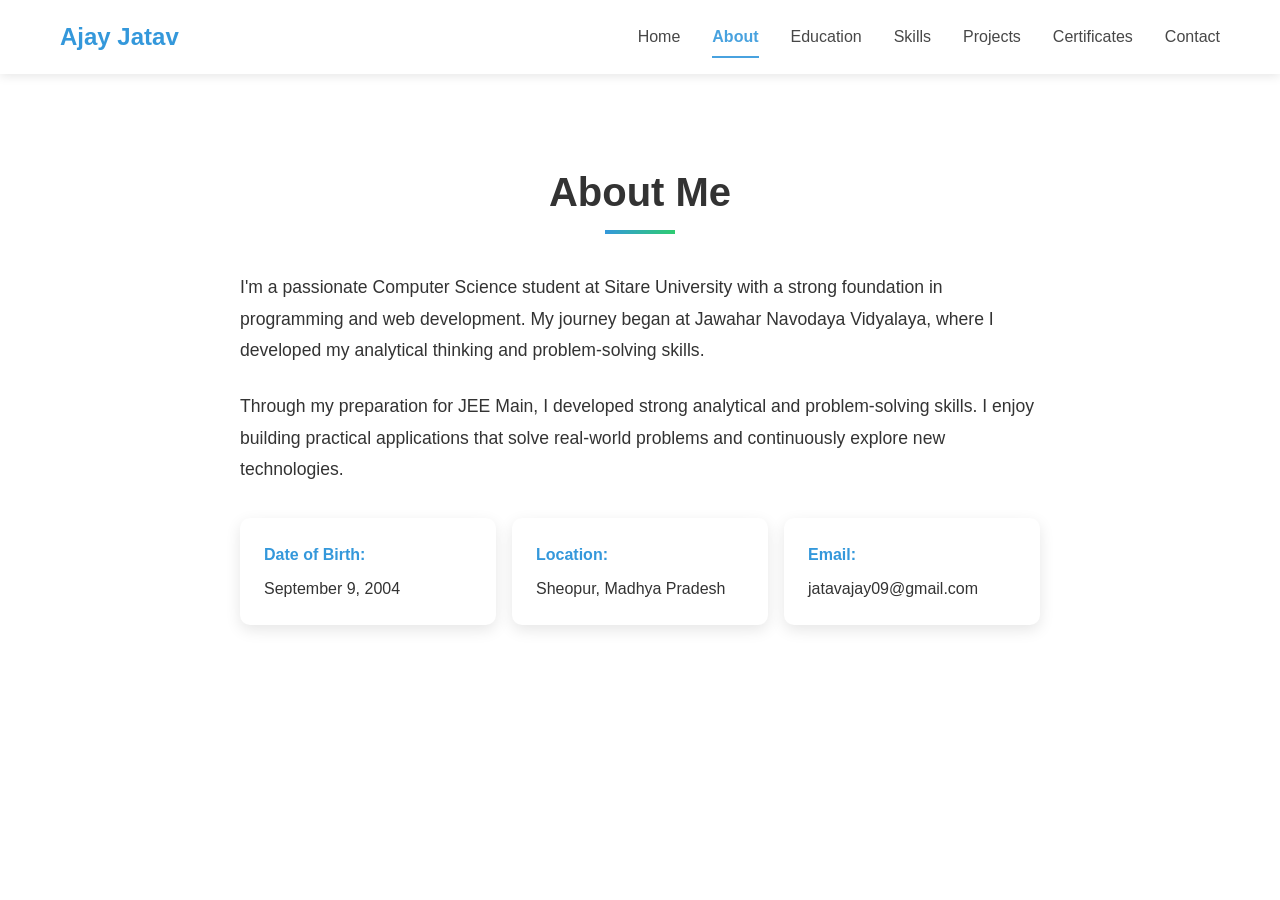
<file: about.html>
<!DOCTYPE html>
<html lang="en">
<head>
    <meta charset="UTF-8">
    <meta name="viewport" content="width=device-width, initial-scale=1.0">
    <title>About - Ajay Jatav</title>
    <link rel="stylesheet" href="portfolio-style.css">
    <link href="https://cdnjs.cloudflare.com/ajax/libs/font-awesome/6.0.0/css/all.min.css" rel="stylesheet">
</head>
<body>
    <!-- Navigation -->
    <nav class="navbar">
        <div class="nav-container">
            <div class="nav-logo">
                <a href="index.html">Ajay Jatav</a>
            </div>
            <div class="nav-menu">
                <a href="index.html" class="nav-link">Home</a>
                <a href="about.html" class="nav-link active">About</a>
                <a href="education.html" class="nav-link">Education</a>
                <a href="skills.html" class="nav-link">Skills</a>
                <a href="projects.html" class="nav-link">Projects</a>
                <a href="certificates.html" class="nav-link">Certificates</a>
                <a href="contact.html" class="nav-link">Contact</a>
            </div>
            <div class="hamburger">
                <span></span>
                <span></span>
                <span></span>
            </div>
        </div>
    </nav>

    <!-- About Section -->
    <section id="about" class="about">
        <div class="container">
            <h2 class="section-title">About Me</h2>
            <div class="about-content">
                <div class="about-text">
                    <p>
                        I'm a passionate Computer Science student at Sitare University with a strong foundation in programming 
                        and web development. My journey began at Jawahar Navodaya Vidyalaya, where I developed my analytical 
                        thinking and problem-solving skills.
                    </p>
                    <p>
                        Through my preparation for JEE Main, I developed strong analytical and problem-solving skills. I enjoy building practical applications that solve real-world problems and continuously explore new technologies.
                    </p>
                    <div class="personal-info">
                        <div class="info-item">
                            <strong>Date of Birth:</strong> September 9, 2004
                        </div>
                        <div class="info-item">
                            <strong>Location:</strong> Sheopur, Madhya Pradesh
                        </div>
                        <div class="info-item">
                            <strong>Email:</strong> jatavajay09@gmail.com
                        </div>
                    </div>
                </div>
            </div>
        </div>
    </section>

    <script src="portfolio-script.js"></script>
</body>
</html>
</file>
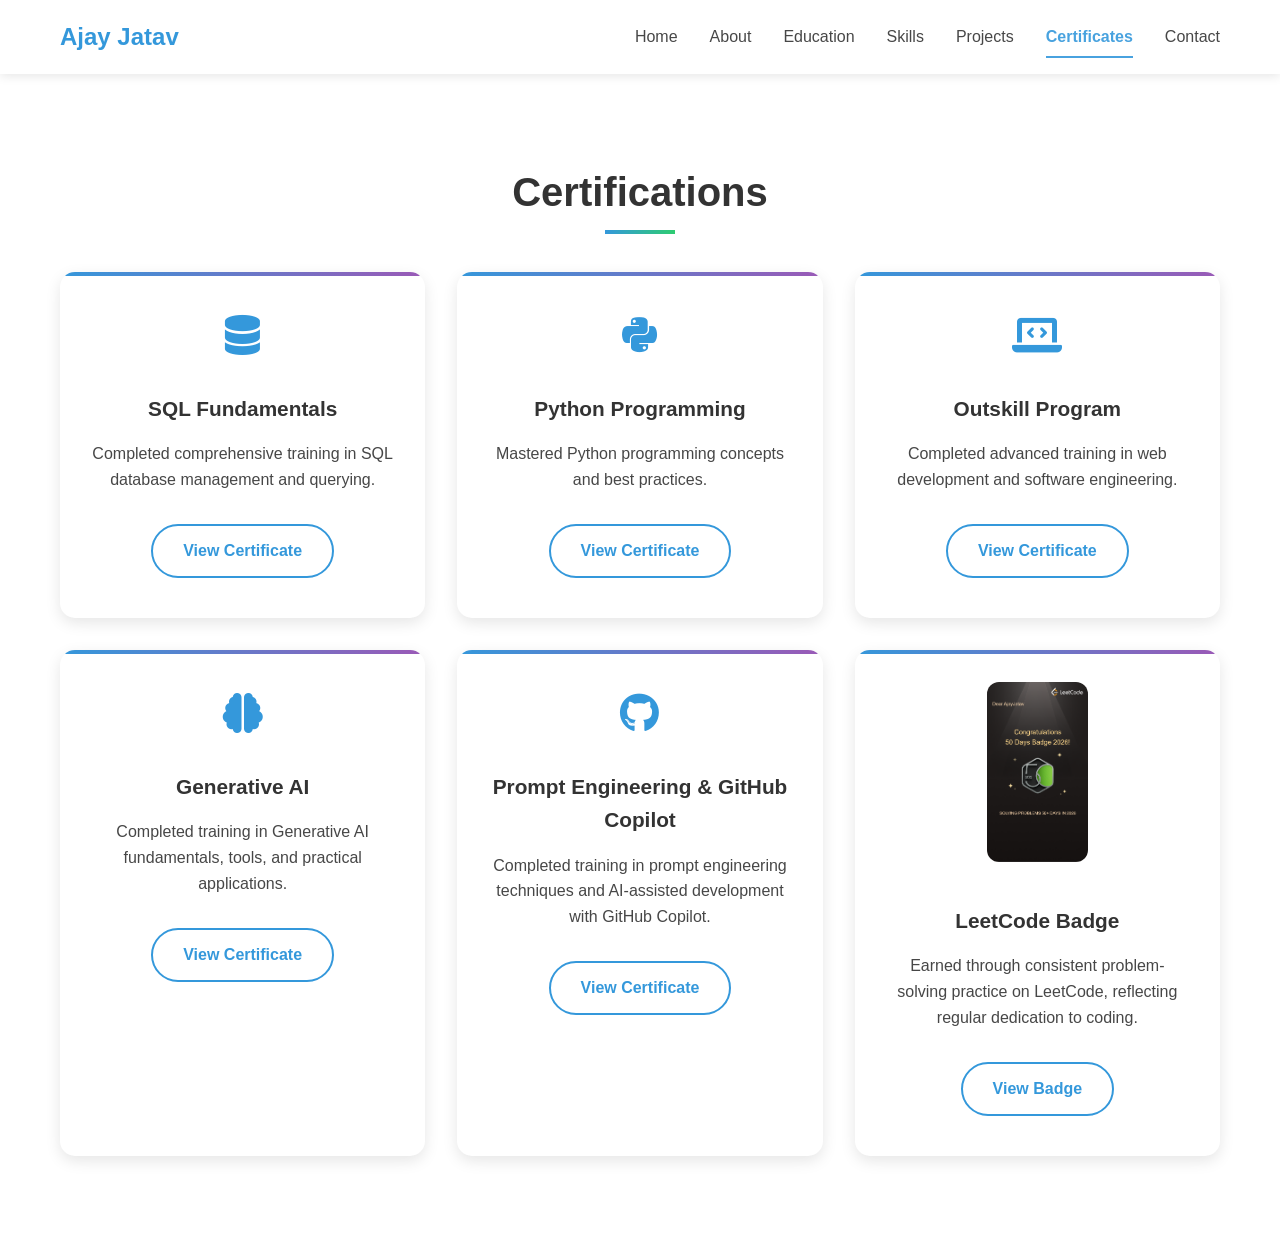
<file: certificates.html>
<!DOCTYPE html>
<html lang="en">
<head>
    <meta charset="UTF-8">
    <meta name="viewport" content="width=device-width, initial-scale=1.0">
    <title>Certificates - Ajay Jatav</title>
    <link rel="stylesheet" href="portfolio-style.css">
    <link href="https://cdnjs.cloudflare.com/ajax/libs/font-awesome/6.0.0/css/all.min.css" rel="stylesheet">
</head>
<body>
    <!-- Navigation -->
    <nav class="navbar">
        <div class="nav-container">
            <div class="nav-logo">
                <a href="index.html">Ajay Jatav</a>
            </div>
            <div class="nav-menu">
                <a href="index.html" class="nav-link">Home</a>
                <a href="about.html" class="nav-link">About</a>
                <a href="education.html" class="nav-link">Education</a>
                <a href="skills.html" class="nav-link">Skills</a>
                <a href="projects.html" class="nav-link">Projects</a>
                <a href="certificates.html" class="nav-link active">Certificates</a>
                <a href="contact.html" class="nav-link">Contact</a>
            </div>
            <div class="hamburger">
                <span></span>
                <span></span>
                <span></span>
            </div>
        </div>
    </nav>

    <!-- Certificates Section -->
    <section id="certificates" class="certificates">
        <div class="container">
            <h2 class="section-title">Certifications</h2>
            <div class="certificates-grid">
                <div class="certificate-card">
                    <div class="certificate-icon">
                        <i class="fas fa-database"></i>
                    </div>
                    <h3>SQL Fundamentals</h3>
                    <p>Completed comprehensive training in SQL database management and querying.</p>
                    <a href="SQLcertificate.pdf" target="_blank" class="btn btn-outline">View Certificate</a>
                </div>
                
                <div class="certificate-card">
                    <div class="certificate-icon">
                        <i class="fab fa-python"></i>
                    </div>
                    <h3>Python Programming</h3>
                    <p>Mastered Python programming concepts and best practices.</p>
                    <a href="pythoncertificate.pdf" target="_blank" class="btn btn-outline">View Certificate</a>
                </div>
                
                <div class="certificate-card">
                    <div class="certificate-icon">
                        <i class="fas fa-laptop-code"></i>
                    </div>
                    <h3>Outskill Program</h3>
                    <p>Completed advanced training in web development and software engineering.</p>
                    <a href="outskill.pdf" target="_blank" class="btn btn-outline">View Certificate</a>
                </div>
                
                <div class="certificate-card">
                    <div class="certificate-icon">
                        <i class="fas fa-brain"></i>
                    </div>
                    <h3>Generative AI</h3>
                    <p>Completed training in Generative AI fundamentals, tools, and practical applications.</p>
                    <a href="GEN_AI_Certificate.pdf" target="_blank" class="btn btn-outline">View Certificate</a>
                </div>
                
                <div class="certificate-card">
                    <div class="certificate-icon">
                        <i class="fab fa-github"></i>
                    </div>
                    <h3>Prompt Engineering &amp; GitHub Copilot</h3>
                    <p>Completed training in prompt engineering techniques and AI-assisted development with GitHub Copilot.</p>
                    <a href="Prompt_EngAndGithubCopilot.pdf" target="_blank" class="btn btn-outline">View Certificate</a>
                </div>
                
                <div class="certificate-card">
                    <div class="certificate-icon">
                        <img src="LeetCode_Badge.png" alt="LeetCode Badge" style="max-width: 130px; max-height: 180px; border-radius: 12px;">
                    </div>
                    <h3>LeetCode Badge</h3>
                    <p>Earned through consistent problem-solving practice on LeetCode, reflecting regular dedication to coding.</p>
                    <a href="LeetCode_Badge.png" target="_blank" class="btn btn-outline">View Badge</a>
                </div>
            </div>
        </div>
    </section>

    <script src="portfolio-script.js"></script>
</body>
</html>
</file>
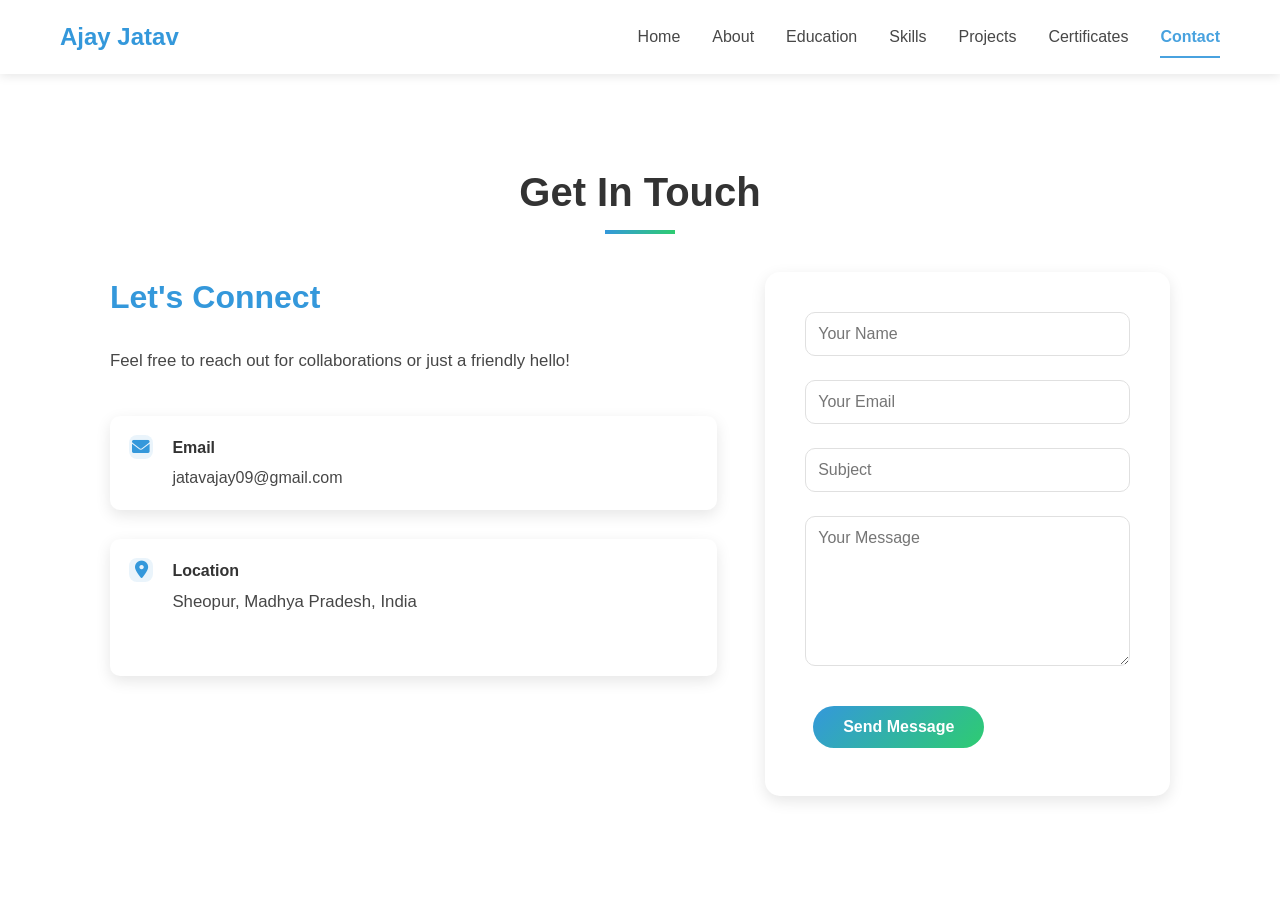
<file: contact.html>
<!DOCTYPE html>
<html lang="en">
<head>
    <meta charset="UTF-8">
    <meta name="viewport" content="width=device-width, initial-scale=1.0">
    <title>Contact - Ajay Jatav</title>
    <link rel="stylesheet" href="portfolio-style.css">
    <link href="https://cdnjs.cloudflare.com/ajax/libs/font-awesome/6.0.0/css/all.min.css" rel="stylesheet">
</head>
<body>
    <!-- Navigation -->
    <nav class="navbar">
        <div class="nav-container">
            <div class="nav-logo">
                <a href="index.html">Ajay Jatav</a>
            </div>
            <div class="nav-menu">
                <a href="index.html" class="nav-link">Home</a>
                <a href="about.html" class="nav-link">About</a>
                <a href="education.html" class="nav-link">Education</a>
                <a href="skills.html" class="nav-link">Skills</a>
                <a href="projects.html" class="nav-link">Projects</a>
                <a href="certificates.html" class="nav-link">Certificates</a>
                <a href="contact.html" class="nav-link active">Contact</a>
            </div>
            <div class="hamburger">
                <span></span>
                <span></span>
                <span></span>
            </div>
        </div>
    </nav>

    <!-- Contact Section -->
    <section id="contact" class="contact">
        <div class="container">
            <h2 class="section-title">Get In Touch</h2>
            <div class="contact-content">
                <div class="contact-info">
                    <h3>Let's Connect</h3>
                    <p>Feel free to reach out for collaborations or just a friendly hello!</p>
                    
                    <div class="contact-details">
                        <div class="contact-item">
                            <i class="fas fa-envelope"></i>
                            <div>
                                <h4>Email</h4>
                                <a href="mailto:jatavajay09@gmail.com">jatavajay09@gmail.com</a>
                            </div>
                        </div>
                        <div class="contact-item">
                            <i class="fas fa-map-marker-alt"></i>
                            <div>
                                <h4>Location</h4>
                                <p>Sheopur, Madhya Pradesh, India</p>
                            </div>
                        </div>
                    </div>
                    
                    <div class="social-links">
                        <a href="https://github.com/jatavajay" target="_blank" class="social-icon">
                            <i class="fab fa-github"></i>
                        </a>
                        <a href="https://www.linkedin.com/in/ajay-jatav-b15428207" target="_blank" class="social-icon">
                            <i class="fab fa-linkedin"></i>
                        </a>
                        <a href="https://www.instagram.com/jatavajay._09" target="_blank" class="social-icon">
                            <i class="fab fa-instagram"></i>
                        </a>
                        <a href="https://x.com/ajay_jatav12876" target="_blank" class="social-icon">
                            <i class="fab fa-twitter"></i>
                        </a>
                    </div>
                </div>
                
                <form class="contact-form" id="contactForm">
                    <div class="form-group">
                        <input type="text" id="name" name="name" placeholder="Your Name" required>
                    </div>
                    <div class="form-group">
                        <input type="email" id="email" name="email" placeholder="Your Email" required>
                    </div>
                    <div class="form-group">
                        <input type="text" id="subject" name="subject" placeholder="Subject" required>
                    </div>
                    <div class="form-group">
                        <textarea id="message" name="message" rows="5" placeholder="Your Message" required></textarea>
                    </div>
                    <button type="submit" class="btn btn-primary">Send Message</button>
                </form>
            </div>
        </div>
    </section>

    <script src="portfolio-script.js"></script>
</body>
</html>
</file>
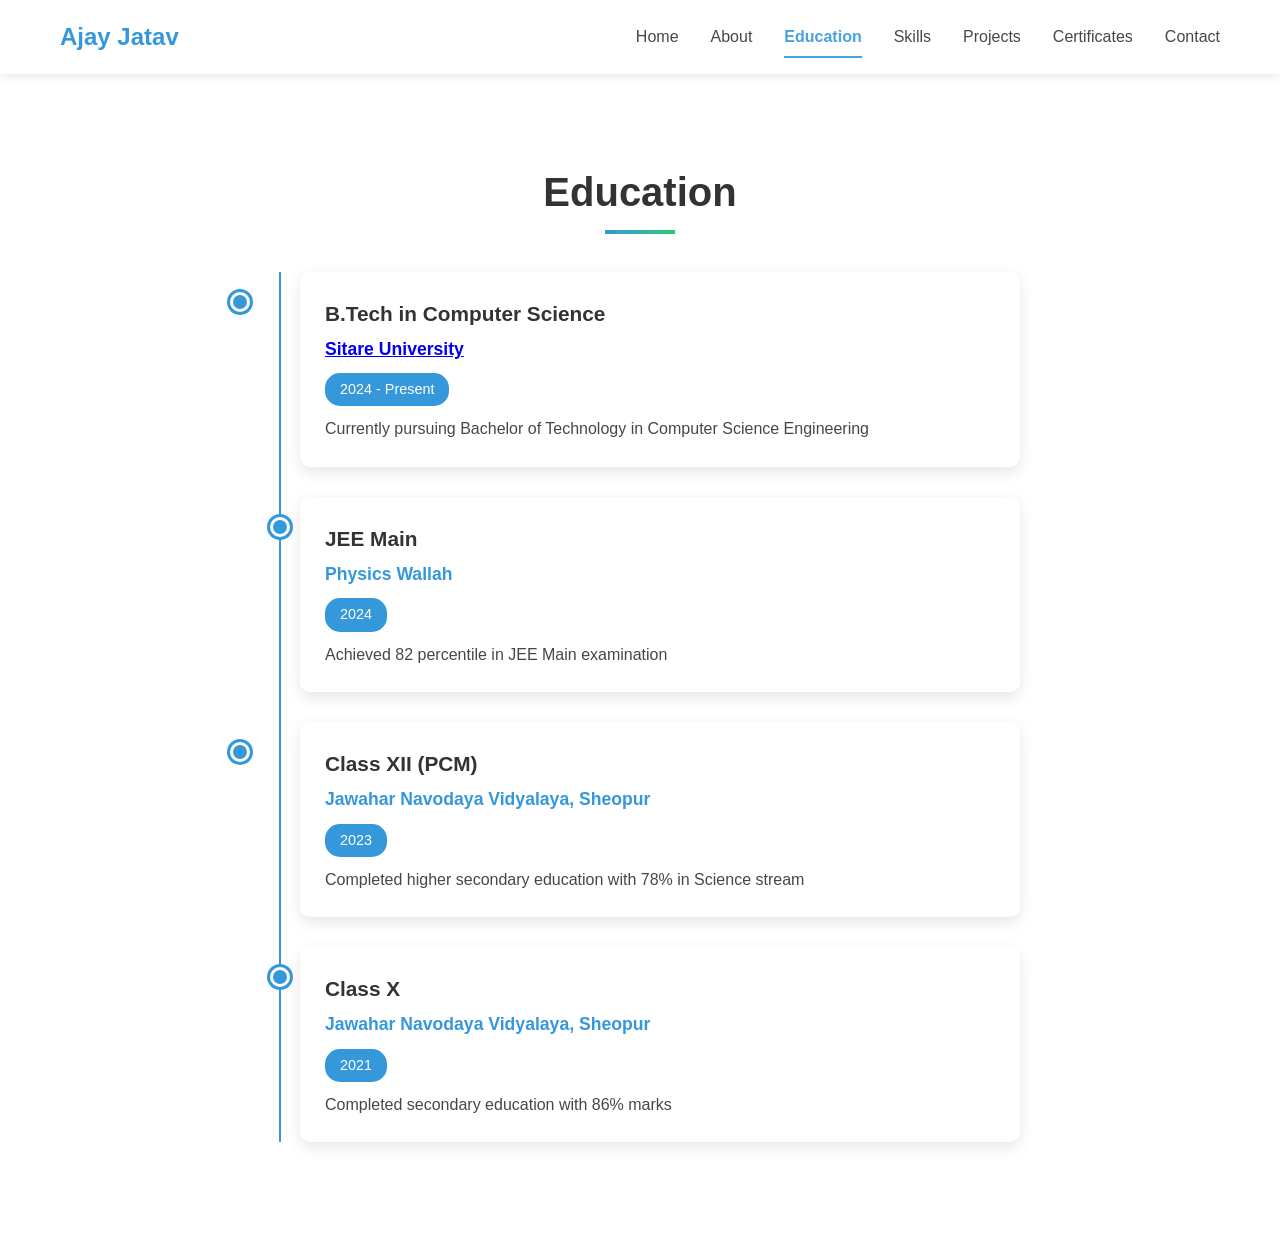
<file: education.html>
<!DOCTYPE html>
<html lang="en">
<head>
    <meta charset="UTF-8">
    <meta name="viewport" content="width=device-width, initial-scale=1.0">
    <title>Education - Ajay Jatav</title>
    <link rel="stylesheet" href="portfolio-style.css">
    <link href="https://cdnjs.cloudflare.com/ajax/libs/font-awesome/6.0.0/css/all.min.css" rel="stylesheet">
</head>
<body>
    <!-- Navigation -->
    <nav class="navbar">
        <div class="nav-container">
            <div class="nav-logo">
                <a href="index.html">Ajay Jatav</a>
            </div>
            <div class="nav-menu">
                <a href="index.html" class="nav-link">Home</a>
                <a href="about.html" class="nav-link">About</a>
                <a href="education.html" class="nav-link active">Education</a>
                <a href="skills.html" class="nav-link">Skills</a>
                <a href="projects.html" class="nav-link">Projects</a>
                <a href="certificates.html" class="nav-link">Certificates</a>
                <a href="contact.html" class="nav-link">Contact</a>
            </div>
            <div class="hamburger">
                <span></span>
                <span></span>
                <span></span>
            </div>
        </div>
    </nav>

    <!-- Education Section -->
    <section id="education" class="education">
        <div class="container">
            <h2 class="section-title">Education</h2>
            <div class="education-timeline">
                <div class="timeline-item">
                    <div class="timeline-dot"></div>
                    <div class="timeline-content">
                        <h3>B.Tech in Computer Science</h3>
                        <h4>
                          <a href="https://univ.sitare.org/" target="_blank">
                                    Sitare University
                          </a>
                        </h4>
                        <span class="timeline-date">2024 - Present</span>
                        <p>Currently pursuing Bachelor of Technology in Computer Science Engineering</p>
                    </div>
                </div>
                <div class="timeline-item">
                    <div class="timeline-dot"></div>
                    <div class="timeline-content">
                        <h3>JEE Main</h3>
                        <h4>Physics Wallah</h4>
                        <span class="timeline-date">2024</span>
                        <p>Achieved 82 percentile in JEE Main examination</p>
                    </div>
                </div>
                <div class="timeline-item">
                    <div class="timeline-dot"></div>
                    <div class="timeline-content">
                        <h3>Class XII (PCM)</h3>
                        <h4>Jawahar Navodaya Vidyalaya, Sheopur</h4>
                        <span class="timeline-date">2023</span>
                        <p>Completed higher secondary education with 78% in Science stream</p>
                    </div>
                </div>
                <div class="timeline-item">
                    <div class="timeline-dot"></div>
                    <div class="timeline-content">
                        <h3>Class X</h3>
                        <h4>Jawahar Navodaya Vidyalaya, Sheopur</h4>
                        <span class="timeline-date">2021</span>
                        <p>Completed secondary education with 86% marks</p>
                    </div>
                </div>
            </div>
        </div>
    </section>

    <script src="portfolio-script.js"></script>
</body>
</html>
</file>
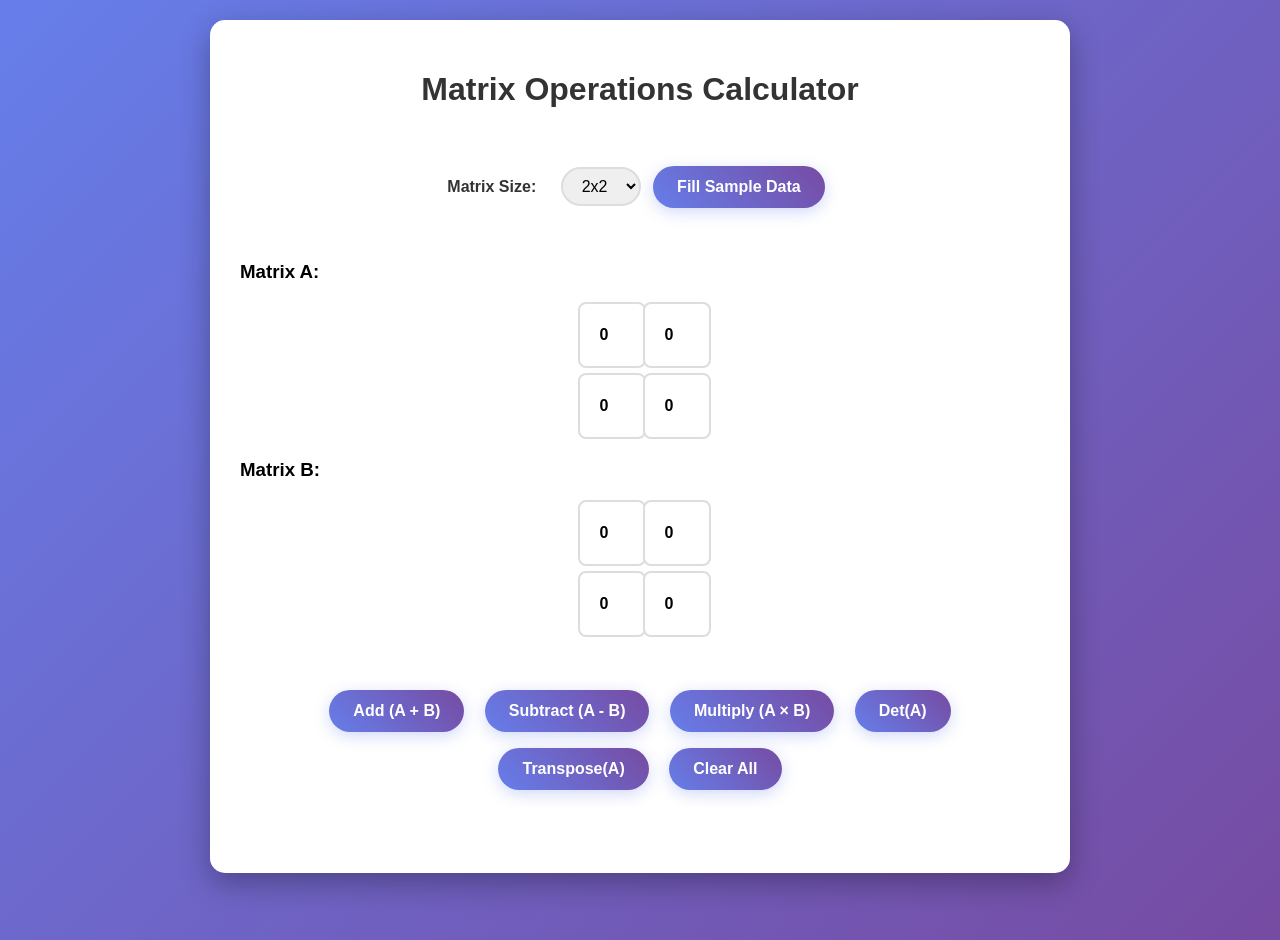
<file: matrix-operations.html>
<!DOCTYPE html>
<html lang="en">
<head>
    <meta charset="UTF-8">
    <meta name="viewport" content="width=device-width, initial-scale=1.0">
    <title>Matrix Operations Calculator</title>
    <style>
        body {
            font-family: 'Arial', sans-serif;
            background: linear-gradient(135deg, #667eea 0%, #764ba2 100%);
            margin: 0;
            padding: 20px;
            min-height: 100vh;
        }
        
        .container {
            max-width: 800px;
            margin: 0 auto;
            background: white;
            border-radius: 15px;
            padding: 30px;
            box-shadow: 0 10px 30px rgba(0,0,0,0.3);
        }
        
        h1 {
            text-align: center;
            color: #333;
            margin-bottom: 30px;
        }
        
        .matrix-input {
            margin: 20px 0;
        }
        
        .matrix-grid {
            display: grid;
            gap: 5px;
            margin: 10px 0;
            justify-content: center;
        }
        
        .matrix-2x2 {
            grid-template-columns: repeat(2, 60px);
        }
        
        .matrix-3x3 {
            grid-template-columns: repeat(3, 60px);
        }
        
        .matrix-grid input {
            width: 60px;
            height: 60px;
            text-align: center;
            border: 2px solid #ddd;
            border-radius: 8px;
            font-size: 16px;
            font-weight: bold;
            transition: all 0.3s ease;
        }
        
        .matrix-grid input:focus {
            outline: none;
            border-color: #667eea;
            box-shadow: 0 0 10px rgba(102, 126, 234, 0.3);
        }
        
        .controls {
            text-align: center;
            margin: 20px 0;
        }
        
        button {
            background: linear-gradient(45deg, #667eea, #764ba2);
            color: white;
            border: none;
            padding: 12px 24px;
            margin: 8px;
            border-radius: 25px;
            cursor: pointer;
            font-size: 16px;
            font-weight: 600;
            transition: all 0.3s ease;
            box-shadow: 0 4px 15px rgba(102, 126, 234, 0.3);
        }
        
        button:hover {
            transform: translateY(-3px);
            box-shadow: 0 6px 20px rgba(102, 126, 234, 0.4);
        }
        
        button:active {
            transform: translateY(-1px);
        }
        
        .result {
            margin: 20px 0;
            padding: 25px;
            background: linear-gradient(135deg, #f8f9fa 0%, #e9ecef 100%);
            border-radius: 15px;
            border-left: 5px solid #667eea;
            box-shadow: 0 5px 15px rgba(0,0,0,0.1);
            animation: fadeIn 0.5s ease-in;
        }
        
        @keyframes fadeIn {
            from { opacity: 0; transform: translateY(20px); }
            to { opacity: 1; transform: translateY(0); }
        }
        
        .matrix-display {
            font-family: 'Courier New', monospace;
            font-size: 20px;
            text-align: center;
            margin: 15px 0;
            background: white;
            padding: 15px;
            border-radius: 10px;
            border: 1px solid #e9ecef;
        }
        
        .controls {
            text-align: center;
            margin: 25px 0;
            padding: 20px;
            background: rgba(255,255,255,0.1);
            border-radius: 15px;
        }
        
        .controls label {
            font-weight: bold;
            color: #333;
            margin-right: 10px;
        }
        
        .controls select {
            padding: 8px 15px;
            border-radius: 20px;
            border: 2px solid #ddd;
            font-size: 16px;
            margin-left: 10px;
        }
    </style>
</head>
<body>
    <div class="container">
        <h1>Matrix Operations Calculator</h1>
        
        <div class="controls">
            <label>Matrix Size: </label>
            <select id="matrixSize" onchange="changeMatrixSize()">
                <option value="2">2x2</option>
                <option value="3">3x3</option>
            </select>
        </div>
        
        <div class="matrix-input">
            <h3>Matrix A:</h3>
            <div id="matrixA" class="matrix-grid matrix-2x2"></div>
        </div>
        
        <div class="matrix-input">
            <h3>Matrix B:</h3>
            <div id="matrixB" class="matrix-grid matrix-2x2"></div>
        </div>
        
        <div class="controls">
            <button onclick="addMatrices()">Add (A + B)</button>
            <button onclick="subtractMatrices()">Subtract (A - B)</button>
            <button onclick="multiplyMatrices()">Multiply (A × B)</button>
            <button onclick="determinantA()">Det(A)</button>
            <button onclick="transposeA()">Transpose(A)</button>
            <button onclick="clearMatrices()">Clear All</button>
        </div>
        
        <div id="result" class="result" style="display: none;">
            <h3>Result:</h3>
            <div id="resultMatrix" class="matrix-display"></div>
        </div>
    </div>

    <script>
        let size = 2;
        
        function changeMatrixSize() {
            size = parseInt(document.getElementById('matrixSize').value);
            createMatrixInputs();
        }
        
        function createMatrixInputs() {
            const matrixA = document.getElementById('matrixA');
            const matrixB = document.getElementById('matrixB');
            
            matrixA.className = `matrix-grid matrix-${size}x${size}`;
            matrixB.className = `matrix-grid matrix-${size}x${size}`;
            
            matrixA.innerHTML = '';
            matrixB.innerHTML = '';
            
            for (let i = 0; i < size * size; i++) {
                const inputA = document.createElement('input');
                inputA.type = 'number';
                inputA.value = '0';
                inputA.id = `a${i}`;
                matrixA.appendChild(inputA);
                
                const inputB = document.createElement('input');
                inputB.type = 'number';
                inputB.value = '0';
                inputB.id = `b${i}`;
                matrixB.appendChild(inputB);
            }
        }
        
        function getMatrix(prefix) {
            const matrix = [];
            for (let i = 0; i < size; i++) {
                matrix[i] = [];
                for (let j = 0; j < size; j++) {
                    const value = parseFloat(document.getElementById(`${prefix}${i * size + j}`).value) || 0;
                    matrix[i][j] = value;
                }
            }
            return matrix;
        }
        
        function displayResult(matrix, title = "Result") {
            const resultDiv = document.getElementById('result');
            const resultMatrix = document.getElementById('resultMatrix');
            
            if (typeof matrix === 'number') {
                resultMatrix.innerHTML = `<strong>${title}: ${matrix}</strong>`;
            } else {
                let html = `<strong>${title}:</strong><br>`;
                for (let i = 0; i < matrix.length; i++) {
                    html += '[' + matrix[i].map(val => val.toFixed(2)).join(', ') + ']<br>';
                }
                resultMatrix.innerHTML = html;
            }
            
            resultDiv.style.display = 'block';
        }
        
        function addMatrices() {
            const A = getMatrix('a');
            const B = getMatrix('b');
            const result = [];
            
            for (let i = 0; i < size; i++) {
                result[i] = [];
                for (let j = 0; j < size; j++) {
                    result[i][j] = A[i][j] + B[i][j];
                }
            }
            
            displayResult(result, "A + B");
        }
        
        function subtractMatrices() {
            const A = getMatrix('a');
            const B = getMatrix('b');
            const result = [];
            
            for (let i = 0; i < size; i++) {
                result[i] = [];
                for (let j = 0; j < size; j++) {
                    result[i][j] = A[i][j] - B[i][j];
                }
            }
            
            displayResult(result, "A - B");
        }
        
        function multiplyMatrices() {
            const A = getMatrix('a');
            const B = getMatrix('b');
            const result = [];
            
            for (let i = 0; i < size; i++) {
                result[i] = [];
                for (let j = 0; j < size; j++) {
                    result[i][j] = 0;
                    for (let k = 0; k < size; k++) {
                        result[i][j] += A[i][k] * B[k][j];
                    }
                }
            }
            
            displayResult(result, "A × B");
        }
        
        function determinantA() {
            const A = getMatrix('a');
            let det;
            
            if (size === 2) {
                det = A[0][0] * A[1][1] - A[0][1] * A[1][0];
            } else if (size === 3) {
                det = A[0][0] * (A[1][1] * A[2][2] - A[1][2] * A[2][1]) -
                      A[0][1] * (A[1][0] * A[2][2] - A[1][2] * A[2][0]) +
                      A[0][2] * (A[1][0] * A[2][1] - A[1][1] * A[2][0]);
            }
            
            displayResult(det, "Determinant of A");
        }
        
        function transposeA() {
            const A = getMatrix('a');
            const result = [];
            
            for (let i = 0; i < size; i++) {
                result[i] = [];
                for (let j = 0; j < size; j++) {
                    result[i][j] = A[j][i];
                }
            }
            
            displayResult(result, "Transpose of A");
        }
        
        function clearMatrices() {
            for (let i = 0; i < size * size; i++) {
                document.getElementById(`a${i}`).value = '0';
                document.getElementById(`b${i}`).value = '0';
            }
            document.getElementById('result').style.display = 'none';
        }
        
        function fillSampleData() {
            if (size === 2) {
                document.getElementById('a0').value = '1';
                document.getElementById('a1').value = '2';
                document.getElementById('a2').value = '3';
                document.getElementById('a3').value = '4';
                
                document.getElementById('b0').value = '5';
                document.getElementById('b1').value = '6';
                document.getElementById('b2').value = '7';
                document.getElementById('b3').value = '8';
            } else {
                document.getElementById('a0').value = '1';
                document.getElementById('a1').value = '2';
                document.getElementById('a2').value = '3';
                document.getElementById('a3').value = '4';
                document.getElementById('a4').value = '5';
                document.getElementById('a5').value = '6';
                document.getElementById('a6').value = '7';
                document.getElementById('a7').value = '8';
                document.getElementById('a8').value = '9';
                
                document.getElementById('b0').value = '9';
                document.getElementById('b1').value = '8';
                document.getElementById('b2').value = '7';
                document.getElementById('b3').value = '6';
                document.getElementById('b4').value = '5';
                document.getElementById('b5').value = '4';
                document.getElementById('b6').value = '3';
                document.getElementById('b7').value = '2';
                document.getElementById('b8').value = '1';
            }
        }
        
        // Initialize the page
        createMatrixInputs();
        
        // Add sample data button after page loads
        window.addEventListener('load', function() {
            const controlsDiv = document.querySelector('.controls');
            const sampleButton = document.createElement('button');
            sampleButton.textContent = 'Fill Sample Data';
            sampleButton.onclick = fillSampleData;
            sampleButton.style.backgroundColor = '#28a745';
            controlsDiv.appendChild(sampleButton);
        });
    </script>
</body>
</html>
</file>
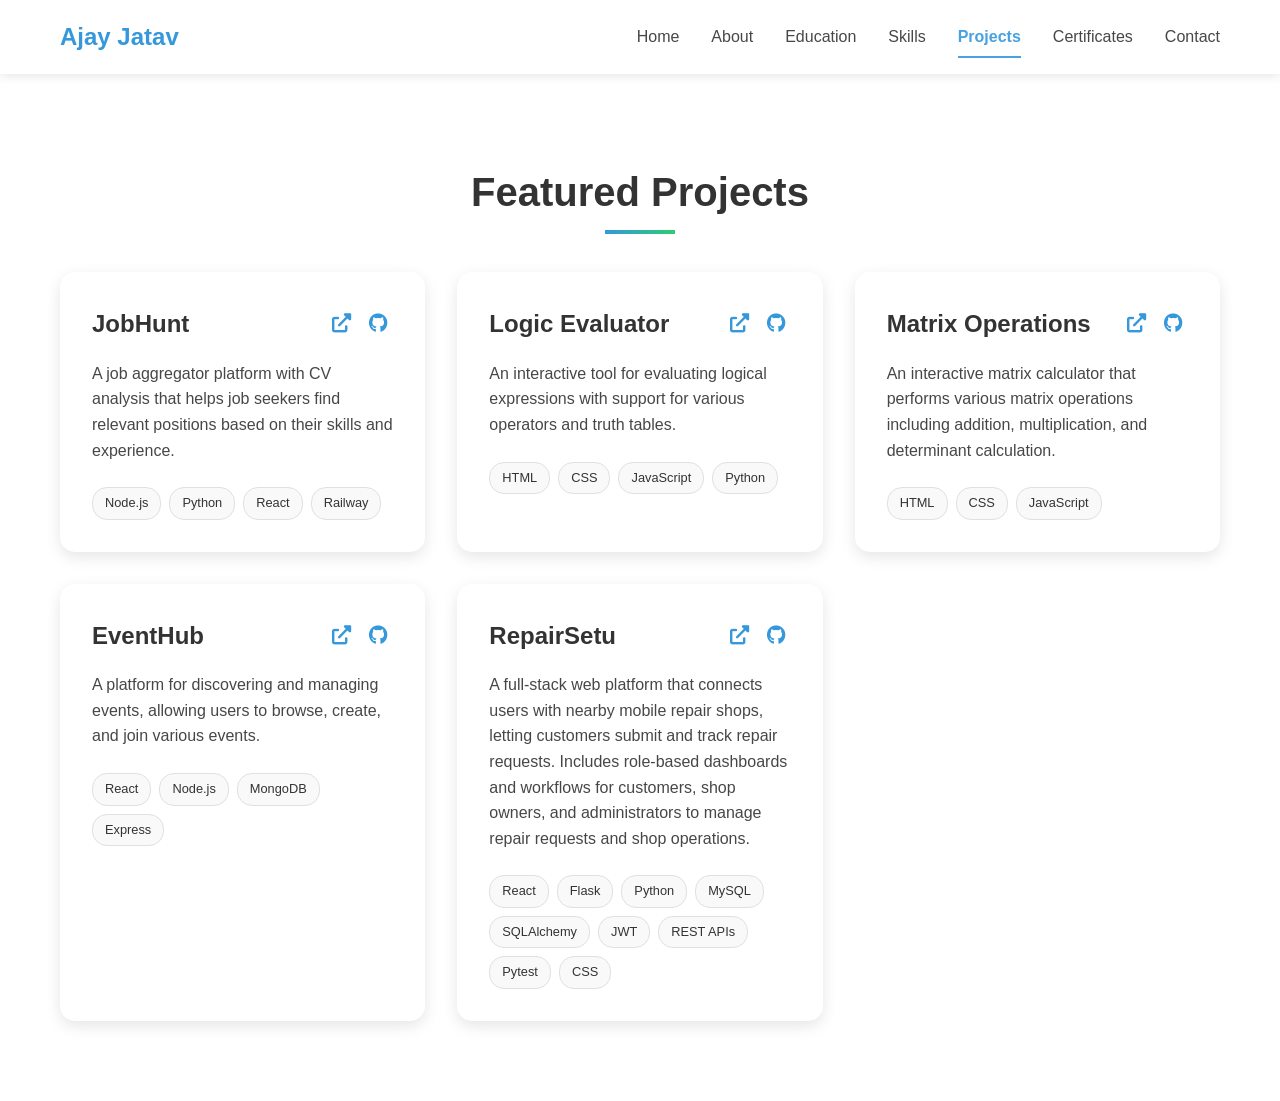
<file: projects.html>
<!DOCTYPE html>
<html lang="en">
<head>
    <meta charset="UTF-8">
    <meta name="viewport" content="width=device-width, initial-scale=1.0">
    <title>Projects - Ajay Jatav</title>
    <link rel="stylesheet" href="portfolio-style.css">
    <link href="https://cdnjs.cloudflare.com/ajax/libs/font-awesome/6.0.0/css/all.min.css" rel="stylesheet">
</head>
<body>
    <!-- Navigation -->
    <nav class="navbar">
        <div class="nav-container">
            <div class="nav-logo">
                <a href="index.html">Ajay Jatav</a>
            </div>
            <div class="nav-menu">
                <a href="index.html" class="nav-link">Home</a>
                <a href="about.html" class="nav-link">About</a>
                <a href="education.html" class="nav-link">Education</a>
                <a href="skills.html" class="nav-link">Skills</a>
                <a href="projects.html" class="nav-link active">Projects</a>
                <a href="certificates.html" class="nav-link">Certificates</a>
                <a href="contact.html" class="nav-link">Contact</a>
            </div>
            <div class="hamburger">
                <span></span>
                <span></span>
                <span></span>
            </div>
        </div>
    </nav>

    <!-- Projects Section -->
    <section id="projects" class="projects">
        <div class="container">
            <h2 class="section-title">Featured Projects</h2>
            <div class="projects-grid">
                <div class="project-card">
                    <div class="project-header">
                        <h3>JobHunt</h3>
                        <div class="project-links">
                            <a href="https://jobhunt-d5l9.onrender.com/" target="_blank" class="project-link">
                                <i class="fas fa-external-link-alt"></i>
                            </a>
                            <a href="https://github.com/jatavajay" target="_blank" class="project-link">
                                <i class="fab fa-github"></i>
                            </a>
                        </div>
                    </div>
                    <p class="project-description">A job aggregator platform with CV analysis that helps job seekers find relevant positions based on their skills and experience.</p>
                    <div class="project-tech">
                        <span class="tech-tag">Node.js</span>
                        <span class="tech-tag">Python</span>
                        <span class="tech-tag">React</span>
                        <span class="tech-tag">Railway</span>
                    </div>
                </div>

                <div class="project-card">
                    <div class="project-header">
                        <h3>Logic Evaluator</h3>
                        <div class="project-links">
                            <a href="https://logic-evaluator-1.onrender.com/" class="project-link">
                                <i class="fas fa-external-link-alt"></i>
                            </a>
                            <a href="#" class="project-link">
                                <i class="fab fa-github"></i>
                            </a>
                        </div>
                    </div>
                    <p class="project-description">An interactive tool for evaluating logical expressions with support for various operators and truth tables.</p>
                    <div class="project-tech">
                        <span class="tech-tag">HTML</span>
                        <span class="tech-tag">CSS</span>
                        <span class="tech-tag">JavaScript</span>
                        <span class="tech-tag">Python</span>
                    </div>
                </div>

                <div class="project-card">
                    <div class="project-header">
                        <h3>Matrix Operations</h3>
                        <div class="project-links">
                            <a href="matrix-operations.html" class="project-link">
                                <i class="fas fa-external-link-alt"></i>
                            </a>
                            <a href="#" class="project-link">
                                <i class="fab fa-github"></i>
                            </a>
                        </div>
                    </div>
                    <p class="project-description">An interactive matrix calculator that performs various matrix operations including addition, multiplication, and determinant calculation.</p>
                    <div class="project-tech">
                        <span class="tech-tag">HTML</span>
                        <span class="tech-tag">CSS</span>
                        <span class="tech-tag">JavaScript</span>
                    </div>
                </div>

                <div class="project-card">
                    <div class="project-header">
                        <h3>EventHub</h3>
                        <div class="project-links">
                            <a href="https://eventhub-0okf.onrender.com/" target="_blank" class="project-link">
                                <i class="fas fa-external-link-alt"></i>
                            </a>
                            <a href="https://github.com/rdxhacnikhil/project" target="_blank" class="project-link">
                                <i class="fab fa-github"></i>
                            </a>
                        </div>
                    </div>
                    <p class="project-description">A platform for discovering and managing events, allowing users to browse, create, and join various events.</p>
                    <div class="project-tech">
                        <span class="tech-tag">React</span>
                        <span class="tech-tag">Node.js</span>
                        <span class="tech-tag">MongoDB</span>
                        <span class="tech-tag">Express</span>
                    </div>
                </div>

                <div class="project-card">
                    <div class="project-header">
                        <h3>RepairSetu</h3>
                        <div class="project-links">
                            <a href="https://repairsetu.vercel.app/" target="_blank" class="project-link">
                                <i class="fas fa-external-link-alt"></i>
                            </a>
                            <a href="https://github.com/jatavajay/RepairSetu" target="_blank" class="project-link">
                                <i class="fab fa-github"></i>
                            </a>
                        </div>
                    </div>
                    <p class="project-description">A full-stack web platform that connects users with nearby mobile repair shops, letting customers submit and track repair requests. Includes role-based dashboards and workflows for customers, shop owners, and administrators to manage repair requests and shop operations.</p>
                    <div class="project-tech">
                        <span class="tech-tag">React</span>
                        <span class="tech-tag">Flask</span>
                        <span class="tech-tag">Python</span>
                        <span class="tech-tag">MySQL</span>
                        <span class="tech-tag">SQLAlchemy</span>
                        <span class="tech-tag">JWT</span>
                        <span class="tech-tag">REST APIs</span>
                        <span class="tech-tag">Pytest</span>
                        <span class="tech-tag">CSS</span>
                    </div>
                </div>
            </div>
        </div>
    </section>

    <script src="portfolio-script.js"></script>
</body>
</html>
</file>
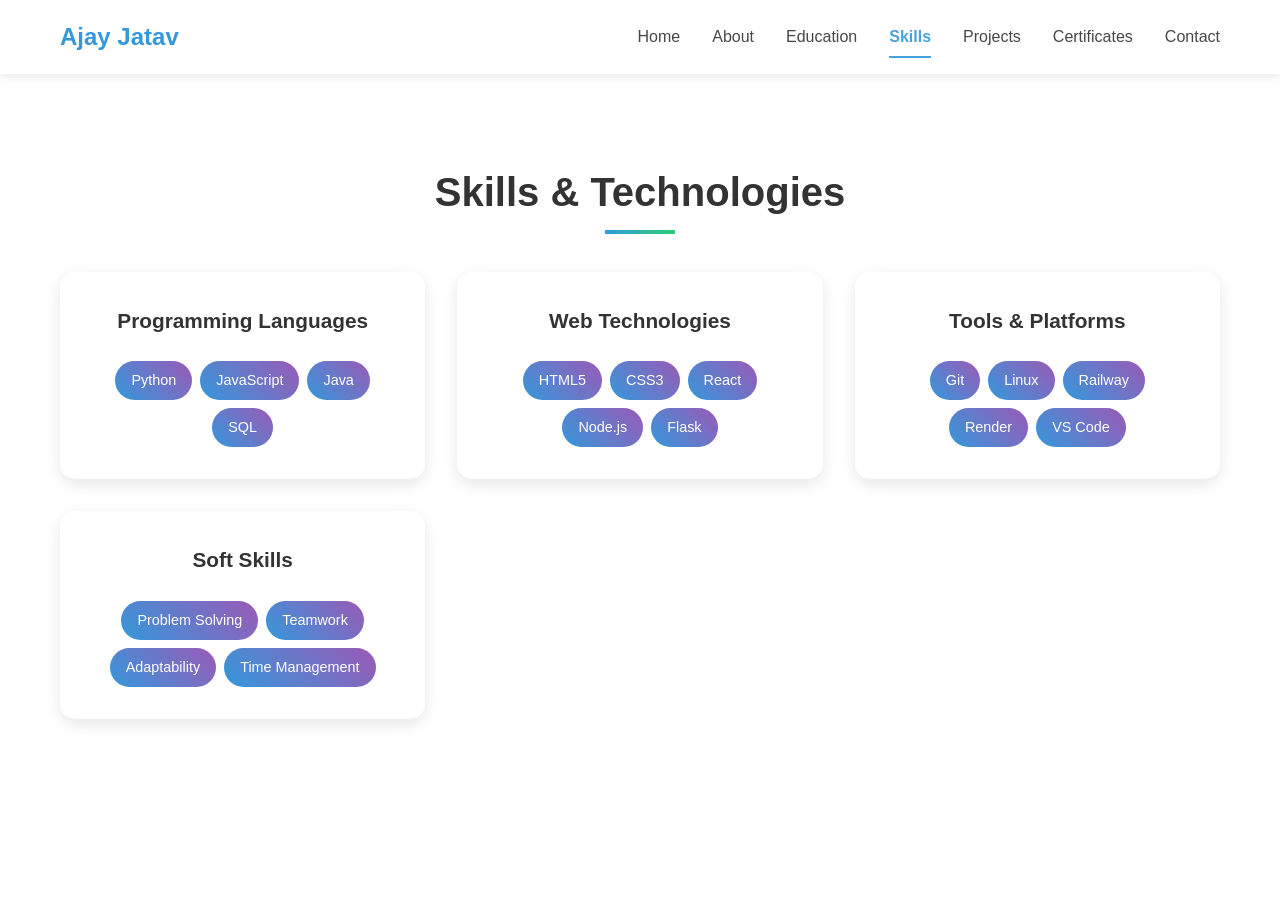
<file: skills.html>
<!DOCTYPE html>
<html lang="en">
<head>
    <meta charset="UTF-8">
    <meta name="viewport" content="width=device-width, initial-scale=1.0">
    <title>Skills - Ajay Jatav</title>
    <link rel="stylesheet" href="portfolio-style.css">
    <link href="https://cdnjs.cloudflare.com/ajax/libs/font-awesome/6.0.0/css/all.min.css" rel="stylesheet">
</head>
<body>
    <!-- Navigation -->
    <nav class="navbar">
        <div class="nav-container">
            <div class="nav-logo">
                <a href="index.html">Ajay Jatav</a>
            </div>
            <div class="nav-menu">
                <a href="index.html" class="nav-link">Home</a>
                <a href="about.html" class="nav-link">About</a>
                <a href="education.html" class="nav-link">Education</a>
                <a href="skills.html" class="nav-link active">Skills</a>
                <a href="projects.html" class="nav-link">Projects</a>
                <a href="certificates.html" class="nav-link">Certificates</a>
                <a href="contact.html" class="nav-link">Contact</a>
            </div>
            <div class="hamburger">
                <span></span>
                <span></span>
                <span></span>
            </div>
        </div>
    </nav>

    <!-- Skills Section -->
    <section id="skills" class="skills">
        <div class="container">
            <h2 class="section-title">Skills & Technologies</h2>
            <div class="skills-grid">
                <div class="skill-category">
                    <h3>Programming Languages</h3>
                    <div class="skill-items">
                        <span class="skill-tag">Python</span>
                        <span class="skill-tag">JavaScript</span>
                        <span class="skill-tag">Java</span>
                        <span class="skill-tag">SQL</span>
                    </div>
                </div>
                <div class="skill-category">
                    <h3>Web Technologies</h3>
                    <div class="skill-items">
                        <span class="skill-tag">HTML5</span>
                        <span class="skill-tag">CSS3</span>
                        <span class="skill-tag">React</span>
                        <span class="skill-tag">Node.js</span>
                        <span class="skill-tag">Flask</span>
                    </div>
                </div>
                <div class="skill-category">
                    <h3>Tools & Platforms</h3>
                    <div class="skill-items">
                        <span class="skill-tag">Git</span>
                        <span class="skill-tag">Linux</span>
                        <span class="skill-tag">Railway</span>
                        <span class="skill-tag">Render</span>
                        <span class="skill-tag">VS Code</span>
                    </div>
                </div>
                <div class="skill-category">
                    <h3>Soft Skills</h3>
                    <div class="skill-items">
                        <span class="skill-tag">Problem Solving</span>
                        <span class="skill-tag">Teamwork</span>
                        <span class="skill-tag">Adaptability</span>
                        <span class="skill-tag">Time Management</span>
                    </div>
                </div>
            </div>
        </div>
    </section>

    <script src="portfolio-script.js"></script>
</body>
</html>
</file>
<file: portfolio-style.css>
/* Theme Variables */
:root {
    /* Light Theme (Default) */
    --bg-color: #ffffff;
    --text-color: #333333;
    --primary-color: #3498db;
    --secondary-color: #2ecc71;
    --accent-color: #9b59b6;
    --card-bg: #ffffff;
    --card-shadow: 0 5px 15px rgba(0, 0, 0, 0.1);
    --nav-bg: rgba(255, 255, 255, 0.95);
    --nav-text: #333333;
    --section-bg: #f9f9f9;
    --border-color: #e0e0e0;
    --hero-overlay: rgba(0, 0, 0, 0.7);
    --input-bg: #ffffff;
    --input-text: #333333;
}

/* Dark Theme */
[data-theme="dark"] {
    --bg-color: #121212;
    --text-color: #f5f5f5;
    --primary-color: #4a90e2;
    --secondary-color: #2ecc71;
    --accent-color: #9b59b6;
    --card-bg: #1e1e1e;
    --card-shadow: 0 5px 15px rgba(0, 0, 0, 0.3);
    --nav-bg: rgba(30, 30, 30, 0.95);
    --nav-text: #f5f5f5;
    --section-bg: #1a1a1a;
    --border-color: #333333;
    --hero-overlay: rgba(0, 0, 0, 0.85);
    --input-bg: #2d2d2d;
    --input-text: #f5f5f5;
}

/* Apply Theme Variables */
body {
    background-color: var(--bg-color);
    color: var(--text-color);
    transition: background-color 0.3s ease, color 0.3s ease;
    font-family: 'Segoe UI', Tahoma, Geneva, Verdana, sans-serif;
    line-height: 1.6;
    overflow-x: hidden;
    padding-top: 80px;
    margin: 0;
    min-height: 100vh;
}

/* Reset and Base Styles */
* {
    margin: 0;
    padding: 0;
    box-sizing: border-box;
}

html {
    scroll-behavior: smooth;
}

.container {
    max-width: 1200px;
    margin: 0 auto;
    padding: 0 20px;
}

/* Navigation */
.navbar {
    position: fixed;
    top: 0;
    width: 100%;
    background: var(--nav-bg);
    color: var(--nav-text);
    backdrop-filter: blur(10px);
    z-index: 1000;
    padding: 1rem 0;
    transition: all 0.3s ease;
    box-shadow: 0 2px 10px rgba(0, 0, 0, 0.1);
}

.nav-container {
    max-width: 1200px;
    margin: 0 auto;
    padding: 0 20px;
    display: flex;
    justify-content: space-between;
    align-items: center;
}

.nav-logo a {
    font-size: 1.5rem;
    font-weight: bold;
    color: var(--primary-color);
    text-decoration: none;
    transition: color 0.3s ease;
}

.nav-logo a:hover {
    color: var(--secondary-color);
}

.nav-menu {
    display: flex;
    gap: 2rem;
}

.nav-link {
    color: var(--nav-text);
    text-decoration: none;
    font-weight: 500;
    transition: color 0.3s ease;
    opacity: 0.9;
    padding: 0.5rem 0;
    position: relative;
}

.nav-link:hover {
    color: var(--primary-color);
    opacity: 1;
}

.nav-link.active {
    color: var(--primary-color);
    font-weight: 600;
}

.nav-link.active::after {
    content: '';
    position: absolute;
    bottom: 0;
    left: 0;
    width: 100%;
    height: 2px;
    background: var(--primary-color);
}

/* Navigation Actions */
.nav-actions {
    display: flex;
    align-items: center;
    gap: 1rem;
}

/* Theme Toggle Button */
.theme-toggle {
    background: none;
    border: none;
    color: var(--nav-text);
    font-size: 1.25rem;
    cursor: pointer;
    padding: 0.5rem;
    border-radius: 50%;
    width: 40px;
    height: 40px;
    display: flex;
    align-items: center;
    justify-content: center;
    transition: all 0.3s ease;
    position: relative;
    overflow: hidden;
    background: var(--card-bg);
}

.theme-toggle i {
    position: absolute;
    transition: all 0.3s ease;
}

.theme-toggle .fa-sun {
    opacity: 0;
    transform: translateY(20px);
}

[data-theme="dark"] .theme-toggle .fa-moon {
    opacity: 0;
    transform: translateY(-20px);
}

[data-theme="dark"] .theme-toggle .fa-sun {
    opacity: 1;
    transform: translateY(0);
}

.theme-toggle:hover {
    background: var(--primary-color);
    color: white;
    transform: scale(1.1);
}

.hamburger {
    display: none;
    flex-direction: column;
    cursor: pointer;
    width: 30px;
    height: 24px;
    justify-content: space-between;
}

.hamburger span {
    width: 100%;
    height: 3px;
    background: var(--nav-text);
    transition: all 0.3s ease;
    border-radius: 2px;
}

/* Portfolio Image */
.portfolio-image-container {
    text-align: center;
    margin: -100px auto 2rem; /* Pull the image up slightly */
    max-width: 300px;
    border-radius: 15px;
    overflow: hidden;
    box-shadow: 0 15px 40px rgba(0, 0, 0, 0.3);
    border: 5px solid rgba(255, 255, 255, 0.1);
    transition: transform 0.3s ease, box-shadow 0.3s ease;
}

.portfolio-image {
    width: 100%;
    height: auto;
    display: block;
    transition: transform 0.3s ease;
}

.portfolio-image:hover {
    transform: translateY(-5px);
    box-shadow: 0 15px 40px rgba(0, 0, 0, 0.3);
}

/* Animated Gradient Background */
@keyframes gradientBG {
    0% { background-position: 0% 50%; }
    50% { background-position: 100% 50%; }
    100% { background-position: 0% 50%; }
}

/* Hero Section */
.hero {
    position: relative;
    min-height: 100vh;
    margin: 0;
    padding: 80px 0; /* Account for fixed navbar */
    overflow: hidden;
    background: linear-gradient(-45deg, #0f2027, #203a43, #2c5364, #0f2027);
    background-size: 400% 400%;
    animation: gradientBG 18s ease infinite;
    display: flex;
    align-items: center;
}

.hero-overlay {
    position: absolute;
    top: 0;
    left: 0;
    width: 100%;
    height: 100%;
    z-index: 2;
    pointer-events: none;
}

.hero-name {
    font-size: 6rem;
    font-weight: 800;
    color: rgba(255, 255, 255, 0.9);
    text-transform: uppercase;
    letter-spacing: 5px;
    margin-bottom: 0.5rem;
    text-shadow: 2px 2px 4px rgba(0, 0, 0, 0.5);
}

.hero-portfolio {
    font-size: 3.5rem;
    font-weight: 600;
    color: rgba(255, 255, 255, 0.85);
    letter-spacing: 3px;
    text-shadow: 2px 2px 4px rgba(0, 0, 0, 0.4);
    margin-bottom: 2rem;
}

.hero-container {
    width: 100%;
    max-width: 1200px;
    margin: 0 auto;
    padding: 0 2rem;
    box-sizing: border-box;
}

.hero-content {
    display: flex;
    flex-wrap: wrap;
    align-items: center;
    gap: 4rem;
    max-width: 100%;
    margin: 0 auto;
}

.hero-text {
    flex: 1;
    min-width: 300px;
    max-width: 600px;
    padding: 2rem 0;
    text-align: left;
}

.hero-image-container {
    flex: 1;
    min-width: 300px;
    max-width: 500px;
    position: relative;
    margin: 0 auto;
}

.profile-image-wrapper {
    position: relative;
    border-radius: 20px;
    overflow: hidden;
    box-shadow: 0 20px 40px rgba(0, 0, 0, 0.3);
    background: rgba(255, 255, 255, 0.05);
    border: 1px solid rgba(255, 255, 255, 0.1);
    transition: transform 0.3s ease, box-shadow 0.3s ease;
}

.profile-image-wrapper:hover {
    transform: translateY(-5px);
    box-shadow: 0 25px 50px rgba(0, 0, 0, 0.4);
}

.profile-image {
    width: 100%;
    height: auto;
    display: block;
    border-radius: 20px;
    transition: transform 0.5s ease;
}

.profile-image-wrapper:hover .profile-image {
    transform: scale(1.02);
}

.hero-content:hover {
    transform: translateY(-5px);
    box-shadow: 0 20px 40px rgba(0, 0, 0, 0.3);
}

.hero-title {
    font-size: 2.5rem;
    margin-bottom: 1.5rem;
    color: #fff;
    text-shadow: 0 2px 4px rgba(0, 0, 0, 0.3);
    line-height: 1.3;
}

.hero-subtitle {
    font-size: 1.5rem;
    margin-bottom: 1.5rem;
    color: #f0f0f0;
    text-shadow: 0 1px 2px rgba(0, 0, 0, 0.3);
}

.hero-description {
    font-size: 1.1rem;
    margin-bottom: 2rem;
    color: #e0e0e0;
    line-height: 1.7;
}

.hero-image {
    flex: 0 0 auto;
}

.profile-img {
    width: 350px;
    height: 350px;
    border-radius: 50%;
    object-fit: cover;
    border: 5px solid rgba(255, 255, 255, 0.3);
    box-shadow: 0 20px 40px rgba(0, 0, 0, 0.3);
    transition: transform 0.3s ease;
}

.profile-img:hover {
    transform: scale(1.05);
}

/* Buttons */
.btn {
    padding: 12px 30px;
    border-radius: 50px;
    text-decoration: none;
    font-weight: 600;
    transition: all 0.3s ease;
    display: inline-block;
    text-align: center;
    cursor: pointer;
    border: 2px solid transparent;
    font-size: 1rem;
    margin: 0.5rem;
}

.btn-primary {
    background: var(--primary-color);
    color: white;
    border-color: var(--primary-color);
}

.btn-primary:hover {
    background: transparent;
    color: var(--primary-color);
    transform: translateY(-3px);
    box-shadow: 0 10px 20px rgba(0, 0, 0, 0.2);
}

.btn-secondary {
    background: transparent;
    color: white;
    border-color: white;
}

.btn-secondary:hover {
    background: white;
    color: var(--primary-color);
    transform: translateY(-3px);
    box-shadow: 0 10px 20px rgba(0, 0, 0, 0.2);
}

.btn-outline {
    background: transparent;
    color: var(--primary-color);
    border: 2px solid var(--primary-color);
}

.btn-outline:hover {
    background: var(--primary-color);
    color: white;
    transform: translateY(-3px);
}

.hero-buttons {
    display: flex;
    gap: 1rem;
    margin: 2rem 0;
    flex-wrap: wrap;
}

.social-links {
    display: flex;
    gap: 1.5rem;
    margin-top: 2rem;
}

.social-links a {
    color: white;
    font-size: 1.5rem;
    transition: all 0.3s ease;
    width: 50px;
    height: 50px;
    display: flex;
    align-items: center;
    justify-content: center;
    border-radius: 50%;
    background: rgba(255, 255, 255, 0.1);
}

.social-links a:hover {
    color: var(--primary-color);
    background: white;
    transform: translateY(-5px);
    box-shadow: 0 5px 15px rgba(0, 0, 0, 0.3);
}

/* Section Styles */
section {
    padding: 80px 0;
    position: relative;
    z-index: 1;
}

.section-title {
    text-align: center;
    font-size: 2.5rem;
    margin-bottom: 3rem;
    color: var(--text-color);
    position: relative;
}

.section-title::after {
    content: '';
    position: absolute;
    bottom: -10px;
    left: 50%;
    transform: translateX(-50%);
    width: 60px;
    height: 3px;
    background: var(--primary-color);
}

/* About Page */
.about-content {
    max-width: 800px;
    margin: 0 auto;
}

.about-text p {
    font-size: 1.1rem;
    margin-bottom: 1.5rem;
    line-height: 1.8;
    color: var(--text-color);
}

.personal-info {
    display: grid;
    grid-template-columns: repeat(auto-fit, minmax(250px, 1fr));
    gap: 1rem;
    margin-top: 2rem;
}

.info-item {
    background: var(--card-bg);
    padding: 1.5rem;
    border-radius: 10px;
    box-shadow: var(--card-shadow);
    transition: transform 0.3s ease;
}

.info-item:hover {
    transform: translateY(-5px);
}

.info-item strong {
    color: var(--primary-color);
    display: block;
    margin-bottom: 0.5rem;
}

/* Education Page */
.education-timeline {
    max-width: 800px;
    margin: 0 auto;
    position: relative;
}

.education-timeline::before {
    content: '';
    position: absolute;
    left: 50%;
    transform: translateX(-50%);
    width: 2px;
    height: 100%;
    background: var(--primary-color);
}

.timeline-item {
    display: flex;
    justify-content: flex-end;
    padding-right: 60px;  
    position: relative;
    margin: 40px 0;  
    width: 50%;
    min-height: 120px;  
}

.timeline-item:nth-child(odd) {
    align-self: flex-end;
    justify-content: flex-start;
    padding-left: 60px;  
    padding-right: 0;
}

.timeline-item:nth-child(even) {
    left: 50%;
}

.timeline-item:nth-child(odd) .timeline-dot {
    left: -10px;
    right: auto;
}

.timeline-dot {
    height: 20px;
    width: 20px;
    border-radius: 50%;
    background: var(--primary-color);
    position: absolute;
    right: -10px;
    top: 25%;  
    z-index: 1;
    border: 3px solid var(--bg-color);  
    box-shadow: 0 0 0 3px var(--primary-color);  
}

.timeline-content {
    background: var(--card-bg);
    padding: 25px;
    border-radius: 10px;
    box-shadow: var(--card-shadow);
    width: 100%;
    transition: transform 0.3s ease;
}

.timeline-content:hover {
    transform: translateY(-5px);
}

.timeline-content h3 {
    color: var(--text-color);
    margin-bottom: 5px;
    font-size: 1.3rem;
}

.timeline-content h4 {
    color: var(--primary-color);
    margin-bottom: 10px;
    font-size: 1.1rem;
}

.timeline-date {
    background: var(--primary-color);
    color: white;
    padding: 5px 15px;
    border-radius: 15px;
    font-size: 0.9rem;
    display: inline-block;
    margin-bottom: 10px;
}

.timeline-content p {
    color: var(--text-color);
    opacity: 0.9;
    line-height: 1.6;
}

/* Skills Page */
.skills-grid {
    display: grid;
    grid-template-columns: repeat(auto-fit, minmax(280px, 1fr));
    gap: 2rem;
}

.skill-category {
    background: var(--card-bg);
    padding: 2rem;
    border-radius: 15px;
    box-shadow: var(--card-shadow);
    text-align: center;
    transition: transform 0.3s ease;
}

.skill-category:hover {
    transform: translateY(-5px);
}

.skill-category h3 {
    color: var(--text-color);
    margin-bottom: 1.5rem;
    font-size: 1.3rem;
}

.skill-items {
    display: flex;
    flex-wrap: wrap;
    gap: 0.5rem;
    justify-content: center;
}

.skill-tag {
    background: linear-gradient(45deg, var(--primary-color), var(--accent-color));
    color: white;
    padding: 8px 16px;
    border-radius: 25px;
    font-size: 0.9rem;
    font-weight: 500;
    transition: transform 0.3s ease;
}

.skill-tag:hover {
    transform: scale(1.05);
}

/* Projects Page */
.projects-grid {
    display: grid;
    grid-template-columns: repeat(auto-fit, minmax(350px, 1fr));
    gap: 2rem;
}

.project-card {
    background: var(--card-bg);
    border-radius: 15px;
    padding: 2rem;
    box-shadow: var(--card-shadow);
    transition: transform 0.3s ease;
}

.project-card:hover {
    transform: translateY(-10px);
}

.project-header {
    display: flex;
    justify-content: space-between;
    align-items: center;
    margin-bottom: 1rem;
}

.project-header h3 {
    color: var(--text-color);
    font-size: 1.5rem;
}

.project-links {
    display: flex;
    gap: 0.5rem;
}

.project-link {
    color: var(--primary-color);
    font-size: 1.2rem;
    transition: color 0.3s ease;
    padding: 5px;
}

.project-link:hover {
    color: var(--secondary-color);
    transform: scale(1.2);
}

.project-description {
    color: var(--text-color);
    opacity: 0.9;
    margin-bottom: 1.5rem;
    line-height: 1.6;
}

.project-tech {
    display: flex;
    flex-wrap: wrap;
    gap: 0.5rem;
}

.tech-tag {
    background: var(--section-bg);
    color: var(--text-color);
    padding: 5px 12px;
    border-radius: 15px;
    font-size: 0.8rem;
    border: 1px solid var(--border-color);
}

/* Certificates Page */
.certificates-grid {
    display: grid;
    grid-template-columns: repeat(auto-fit, minmax(300px, 1fr));
    gap: 2rem;
}

.certificate-card {
    background: var(--card-bg);
    border-radius: 15px;
    padding: 2rem;
    box-shadow: var(--card-shadow);
    transition: transform 0.3s ease;
    text-align: center;
    position: relative;
    overflow: hidden;
}

.certificate-card:hover {
    transform: translateY(-5px);
}

.certificate-card::before {
    content: '';
    position: absolute;
    top: 0;
    left: 0;
    right: 0;
    height: 4px;
    background: linear-gradient(45deg, var(--primary-color), var(--accent-color));
}

.certificate-icon {
    font-size: 2.5rem;
    color: var(--primary-color);
    margin-bottom: 1.5rem;
}

.certificate-card h3 {
    color: var(--text-color);
    margin-bottom: 1rem;
    font-size: 1.3rem;
}

.certificate-card p {
    color: var(--text-color);
    opacity: 0.9;
    margin-bottom: 1.5rem;
    line-height: 1.6;
}

/* Contact Page */
.contact-content {
    display: grid;
    grid-template-columns: 1.2fr 0.8fr;
    gap: 3rem;
    align-items: start;
    max-width: 1100px;
    margin: 0 auto;
    padding: 0 20px;
}

.contact-info h3 {
    margin-bottom: 1.5rem;
    color: var(--primary-color);
    font-size: 2rem;
    font-weight: 600;
}

.contact-info p {
    color: var(--text-color);
    opacity: 0.9;
    margin-bottom: 2.5rem;
    line-height: 1.7;
    font-size: 1.05rem;
}

.contact-details {
    margin: 2rem 0;
}

.contact-item {
    display: flex;
    align-items: flex-start;
    gap: 1.2rem;
    margin-bottom: 1.8rem;
    background: var(--card-bg);
    padding: 1.2rem;
    border-radius: 10px;
    box-shadow: var(--card-shadow);
    transition: transform 0.3s ease;
}

.contact-item:hover {
    transform: translateY(-3px);
}

.contact-item i {
    color: var(--primary-color);
    width: 24px;
    height: 24px;
    display: flex;
    align-items: center;
    justify-content: center;
    background: rgba(52, 152, 219, 0.1);
    padding: 10px;
    border-radius: 8px;
    font-size: 1.1rem;
}

.contact-item h4 {
    color: var(--text-color);
    margin-bottom: 0.3rem;
    font-size: 1rem;
}

.contact-item a, .contact-item p {
    color: var(--text-color);
    text-decoration: none;
    opacity: 0.9;
    transition: color 0.3s ease;
}

.contact-item a:hover {
    color: var(--primary-color);
}

.social-links-contact {
    display: flex;
    gap: 1rem;
    margin-top: 2rem;
}

.social-links-contact a {
    color: var(--text-color);
    font-size: 1.5rem;
    transition: all 0.3s ease;
    width: 50px;
    height: 50px;
    display: flex;
    align-items: center;
    justify-content: center;
    border-radius: 50%;
    background: var(--card-bg);
    box-shadow: var(--card-shadow);
}

.social-links-contact a:hover {
    color: white;
    background: var(--primary-color);
    transform: translateY(-3px);
}

.contact-form {
    background: var(--card-bg);
    padding: 2.5rem;
    border-radius: 15px;
    box-shadow: var(--card-shadow);
    position: sticky;
    top: 100px;
}

.form-group {
    margin-bottom: 1.5rem;
}

.form-group input,
.form-group textarea {
    width: 100%;
    padding: 12px;
    border: 1px solid var(--border-color);
    border-radius: 10px;
    background: var(--input-bg);
    color: var(--input-text);
    font-size: 1rem;
    font-family: inherit;
    transition: all 0.3s ease;
}

.form-group input:focus,
.form-group textarea:focus {
    outline: none;
    border-color: var(--primary-color);
    box-shadow: 0 0 0 2px rgba(52, 152, 219, 0.2);
}

.form-group textarea {
    min-height: 150px;
    resize: vertical;
}

/* Footer */
.footer {
    background: var(--card-bg);
    color: var(--text-color);
    text-align: center;
    padding: 2rem 0;
    margin-top: 3rem;
    border-top: 1px solid var(--border-color);
}

.footer p {
    margin: 0.5rem 0;
    opacity: 0.8;
}

/* Responsive Design */
@media (max-width: 992px) {
    .hero-content {
        flex-direction: column-reverse;
        text-align: center;
        gap: 2rem;
        padding: 2rem 0;
    }
    
    .hero-text {
        text-align: center;
        max-width: 100%;
        padding: 0 1rem;
    }
    
    .hero-image-container {
        max-width: 400px;
        margin: 0 auto;
    }
    
    .hero-buttons {
        justify-content: center;
    }
    
    .hero-container {
        flex-direction: column;
        text-align: center;
        gap: 2rem;
        padding-top: 100px;
    }
    
    .hero-content {
        width: 90%;
        max-width: 100%;
        margin: 1rem auto;
        padding: 2rem;
    }
    
    .hero-name {
        font-size: 3.5rem;
    }
    
    .hero-portfolio {
        font-size: 1.8rem;
    }
    
    .contact-content {
        grid-template-columns: 1fr;
        gap: 2rem;
    }
    
    .contact-form {
        position: static;
        margin-top: 2rem;
    }
        gap: 2rem;
    }
    
    .timeline-item {
        width: 100%;
        padding-left: 60px;
        padding-right: 20px;
        margin: 30px 0;
    }
    
    .timeline-item:nth-child(even) {
        left: 0;
    }
    
    .education-timeline::before {
        left: 40px;
    }
    
    .timeline-dot {
        left: 30px;
        right: auto;
        top: 20px;
    }
    
    .timeline-item:nth-child(odd) {
        padding-left: 60px;
        padding-right: 20px;
    }
}

@media (max-width: 768px) {
    .hero-container {
        padding-top: 80px;
    }
    
    .hero-content {
        padding: 1.5rem;
        margin: 1rem;
        width: calc(100% - 2rem);
    }
    
    .hero-name {
        font-size: 2.5rem;
    }
    
    .hero-portfolio {
        font-size: 1.5rem;
    }
    
    .hamburger {
        display: flex;
    }
    
    .nav-menu {
        display: none;
        position: absolute;
        top: 100%;
        left: 0;
        right: 0;
        background: var(--nav-bg);
        flex-direction: column;
        padding: 1rem;
        box-shadow: 0 10px 20px rgba(0, 0, 0, 0.1);
    }
    
    .nav-menu.active {
        display: flex;
    }
    
    .hero-name {
        font-size: 3rem;
    }
    
    .hero-portfolio {
        font-size: 2rem;
    }
    
    .hero-title {
        font-size: 2rem;
    }
    
    .hero-subtitle {
        font-size: 1.2rem;
    }
    
    .hero-description {
        font-size: 1rem;
    }
    
    .profile-img {
        width: 250px;
        height: 250px;
    }
    
    .section-title {
        font-size: 2rem;
    }
    
    .projects-grid,
    .certificates-grid,
    .skills-grid {
        grid-template-columns: 1fr;
    }
    
    .hero-buttons {
        flex-direction: column;
        align-items: center;
    }
    
    .btn {
        width: 100%;
        max-width: 300px;
    }
    
    .portfolio-image-container {
        margin: 0 auto 1.5rem;
        max-width: 90%;
    }
}

@media (max-width: 480px) {
    .hero-name {
        font-size: 2.5rem;
    }
    
    .hero-portfolio {
        font-size: 1.8rem;
    }
    
    .hero-title {
        font-size: 1.8rem;
    }
    
    .hero-content {
        padding: 1.5rem;
    }
    
    .profile-img {
        width: 200px;
        height: 200px;
    }
}

/* Animation for mobile menu */
.hamburger.active span:nth-child(1) {
    transform: rotate(45deg) translate(6px, 6px);
}

.hamburger.active span:nth-child(2) {
    opacity: 0;
}

.hamburger.active span:nth-child(3) {
    transform: rotate(-45deg) translate(6px, -6px);
}
/* ===== HERO FINAL ALIGNMENT FIX ===== */

.hero {
  min-height: 100vh;
  display: flex;
  align-items: center;
}

/* Center hero content and prevent edge touching */
.hero-container {
  max-width: 1200px;
  margin: 0 auto;
  padding: 0 48px; /* prevents image touching screen edge */
}

/* Two-column layout */
.hero-content {
  display: flex;
  align-items: center;       /* vertical centering */
  justify-content: space-between;
  gap: 64px;
}

/* Text spacing improvement */
.hero-text p {
  line-height: 1.6;
}

/* Image column alignment */
.hero-image-container {
  display: flex;
  justify-content: center;
  align-items: center;
}

/* Profile image styling */
.profile-image-wrapper {
  display: flex;
  justify-content: center;
  align-items: center;
}

.profile-image {
  max-width: 320px;
  width: 100%;
  border-radius: 16px;
}
/* ===== Hero Section Final Polish (Optional) ===== */

/* Improve heading readability */
.hero-title {
  line-height: 1.15;
}

/* Balance image size so it doesn't dominate */
.profile-image {
  max-width: 300px;
  width: 100%;
  height: auto;
}

/* Better spacing between buttons */
.hero-buttons {
  display: flex;
  gap: 16px;
  flex-wrap: wrap;
}

/* Clean social icon alignment */
.social-links {
  margin-top: 20px;
  display: flex;
  gap: 14px;
  align-items: center;
}

/* Slight depth to image card */
.profile-image-wrapper {
  padding: 14px;
  border-radius: 18px;
  background: rgba(255, 255, 255, 0.06);
  backdrop-filter: blur(6px);
}

/* Responsive tweak for small screens */
@media (max-width: 768px) {
  .hero-content {
    flex-direction: column;
    text-align: center;
  }

  .hero-buttons,
  .social-links {
    justify-content: center;
  }

  .profile-image {
    max-width: 260px;
    margin-top: 20px;
  }
}
.profile-image {
  max-width: 280px; /* was 300 */
}
.hero-text {
  padding-top: 20px;
}
.btn:hover {
  transform: translateY(-2px);
  transition: all 0.3s ease;
}

/* =========================================================
   Frontend polish: colors, backgrounds, buttons, scroll home
   ========================================================= */

/* Vibrant animated hero gradient (brand blue -> green) */
.hero {
    background-image: linear-gradient(-45deg, #1a2a6c, #2a5298, #3498db, #2ecc71);
}

/* Gradient accent underline on every section title */
.section-title::after {
    background: linear-gradient(90deg, var(--primary-color), var(--secondary-color));
    height: 4px;
    width: 70px;
}

/* Richer primary button: gradient + glow on hover */
.btn-primary {
    background: linear-gradient(135deg, var(--primary-color), var(--secondary-color));
    color: #fff;
    border: none;
}
.btn-primary:hover {
    background: linear-gradient(135deg, var(--secondary-color), var(--primary-color));
    color: #fff;
    transform: translateY(-3px);
    box-shadow: 0 10px 25px rgba(52, 152, 219, 0.4);
}
.btn-outline:hover {
    transform: translateY(-3px);
    box-shadow: 0 10px 25px rgba(52, 152, 219, 0.25);
}
.btn-secondary:hover {
    transform: translateY(-3px);
    box-shadow: 0 10px 25px rgba(0, 0, 0, 0.25);
}

/* Soft glow on card hover across the site */
.project-card:hover,
.skill-category:hover,
.info-item:hover,
.timeline-content:hover,
.certificate-card:hover {
    box-shadow: 0 18px 35px rgba(52, 152, 219, 0.18);
}
.skill-tag:hover {
    box-shadow: 0 6px 16px rgba(52, 152, 219, 0.3);
}

/* Gradient ring around the hero profile photo */
.profile-image-wrapper {
    padding: 6px;
    background: linear-gradient(135deg, rgba(255, 255, 255, 0.45), rgba(255, 255, 255, 0.05));
    border: 1px solid rgba(255, 255, 255, 0.18);
}

/* Scroll-down indicator on the hero */
.scroll-indicator {
    position: absolute;
    bottom: 26px;
    left: 50%;
    transform: translateX(-50%);
    color: rgba(255, 255, 255, 0.85);
    text-decoration: none;
    text-align: center;
    z-index: 3;
    animation: bounce 2s infinite;
}
.scroll-indicator span {
    display: block;
    font-size: 0.7rem;
    letter-spacing: 3px;
    margin-bottom: 6px;
}
.scroll-indicator i { font-size: 1.4rem; }
@keyframes bounce {
    0%, 100% { transform: translate(-50%, 0); }
    50% { transform: translate(-50%, 10px); }
}

/* Alternating section background for visual rhythm */
.section-alt { background: var(--section-bg); }

/* About preview */
.about-preview-grid {
    display: grid;
    grid-template-columns: 1.3fr 1fr;
    gap: 3rem;
    align-items: center;
}
.about-preview-text p {
    font-size: 1.1rem;
    line-height: 1.8;
    margin-bottom: 1.4rem;
    color: var(--text-color);
}
.stats-grid {
    display: grid;
    grid-template-columns: repeat(3, 1fr);
    gap: 1rem;
}
.stat-card {
    background: var(--card-bg);
    padding: 1.6rem 0.8rem;
    border-radius: 14px;
    text-align: center;
    box-shadow: var(--card-shadow);
    border-top: 3px solid var(--primary-color);
    transition: transform 0.3s ease, box-shadow 0.3s ease;
    display: flex;
    flex-direction: column;
    align-items: center;
    gap: 0.15rem;
}
.stat-card:hover {
    transform: translateY(-6px);
    box-shadow: 0 14px 28px rgba(52, 152, 219, 0.2);
}
.stat-icon {
    color: var(--primary-color);
    font-size: 1.4rem;
    margin-bottom: 0.3rem;
}
.stat-number {
    font-size: 2rem;
    font-weight: 800;
    background: linear-gradient(135deg, var(--primary-color), var(--secondary-color));
    -webkit-background-clip: text;
    background-clip: text;
    -webkit-text-fill-color: transparent;
}
.stat-label {
    font-size: 0.82rem;
    opacity: 0.8;
}

/* Centered CTA row under a section */
.section-cta {
    text-align: center;
    margin-top: 2.5rem;
}

/* Closing contact CTA on a dark gradient */
.contact-cta {
    background: linear-gradient(135deg, #1a2a6c, #3498db);
    color: #fff;
    text-align: center;
}
.contact-cta .section-title { color: #fff; }
.contact-cta .section-title::after { background: #fff; }
.contact-cta p {
    font-size: 1.15rem;
    max-width: 620px;
    margin: 0 auto 2rem;
    color: rgba(255, 255, 255, 0.92);
}
.cta-buttons { justify-content: center; }
.contact-cta .social-links {
    justify-content: center;
    margin-top: 1.5rem;
}
.contact-cta .social-links a {
    color: #fff;
    background: rgba(255, 255, 255, 0.15);
}
.contact-cta .social-links a:hover { background: #fff; }

/* Scroll reveal (progressive enhancement; ignored where unsupported) */
@supports (animation-timeline: view()) {
    .reveal {
        animation: reveal-up both;
        animation-timeline: view();
        animation-range: entry 0% cover 30%;
    }
    @keyframes reveal-up {
        from { opacity: 0; transform: translateY(40px); }
        to { opacity: 1; transform: translateY(0); }
    }
}

/* Respect reduced-motion preferences */
@media (prefers-reduced-motion: reduce) {
    .hero { animation: none; }
    .scroll-indicator { animation: none; }
    .reveal { animation: none; }
    html { scroll-behavior: auto; }
}

/* Responsive tweaks for the home layout */
@media (max-width: 992px) {
    .about-preview-grid { grid-template-columns: 1fr; gap: 2rem; }
}
@media (max-width: 480px) {
    .stats-grid { grid-template-columns: 1fr; }
}
</file>
